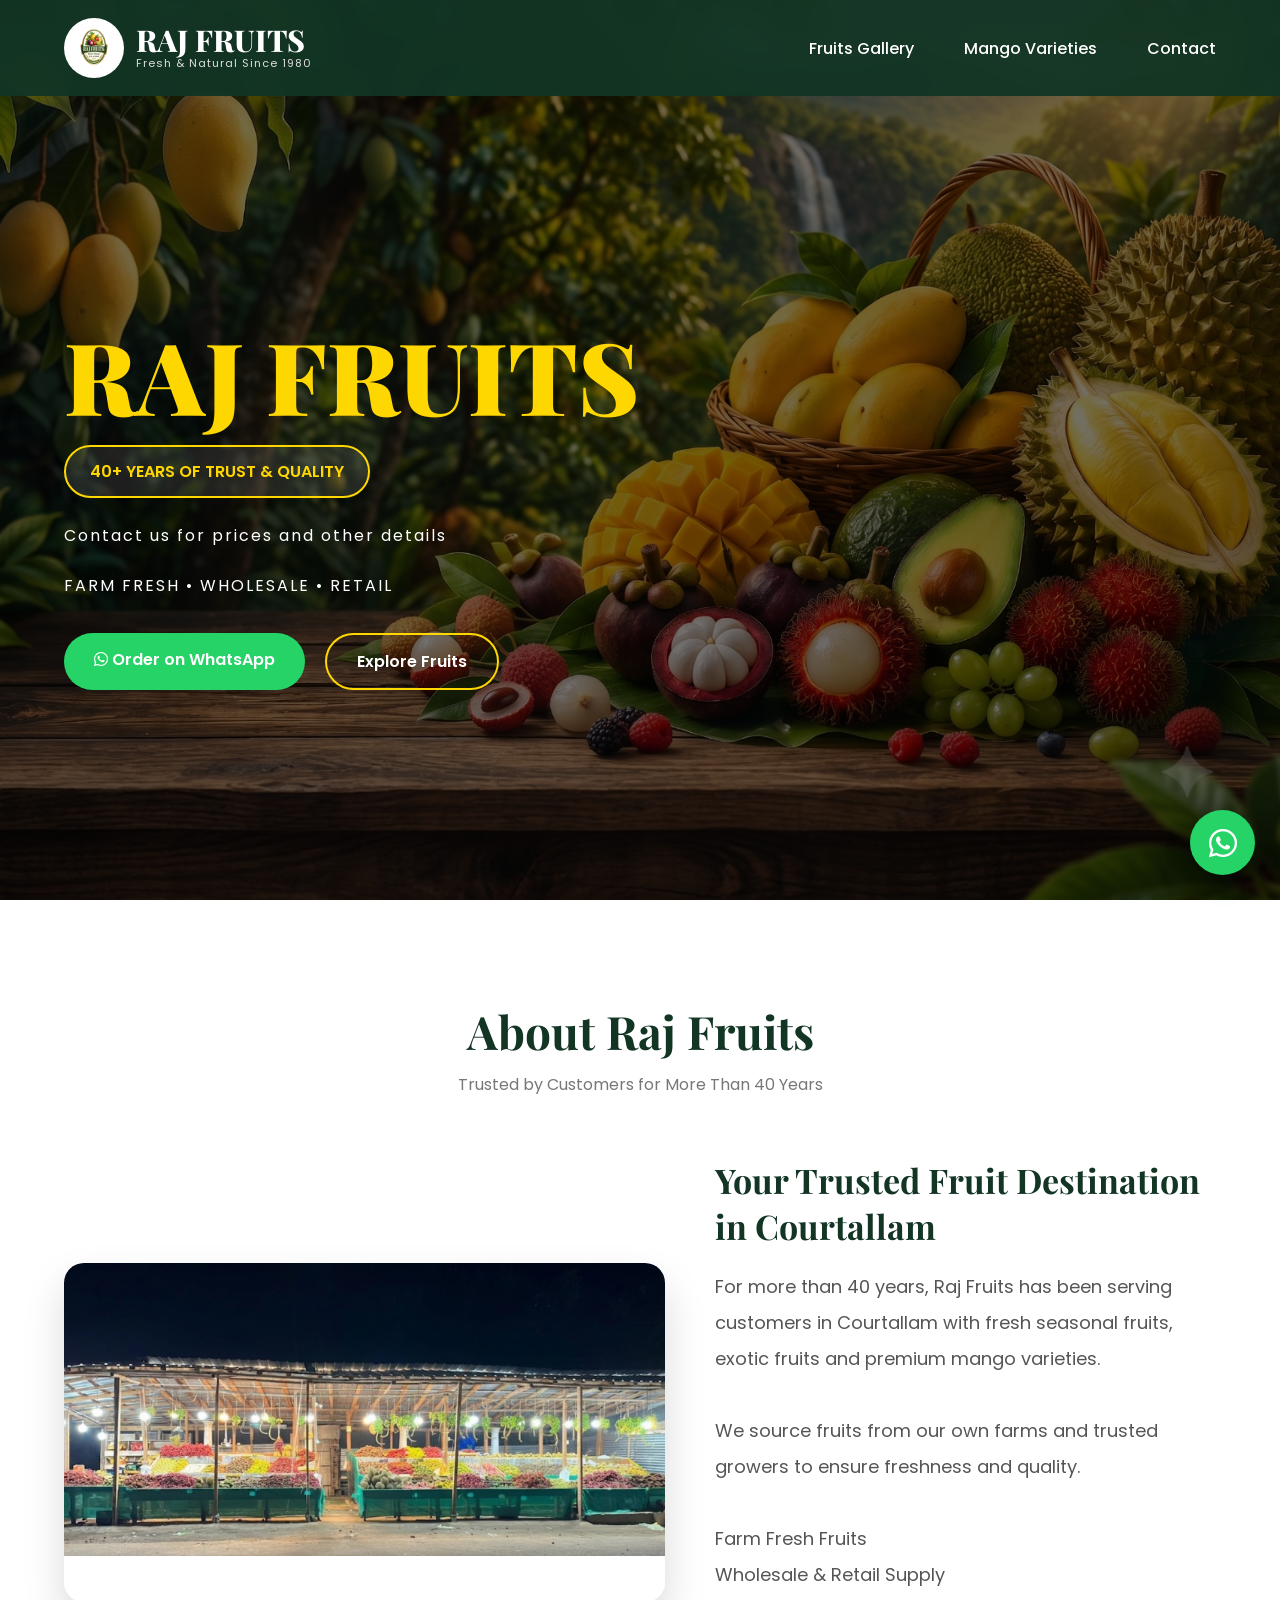
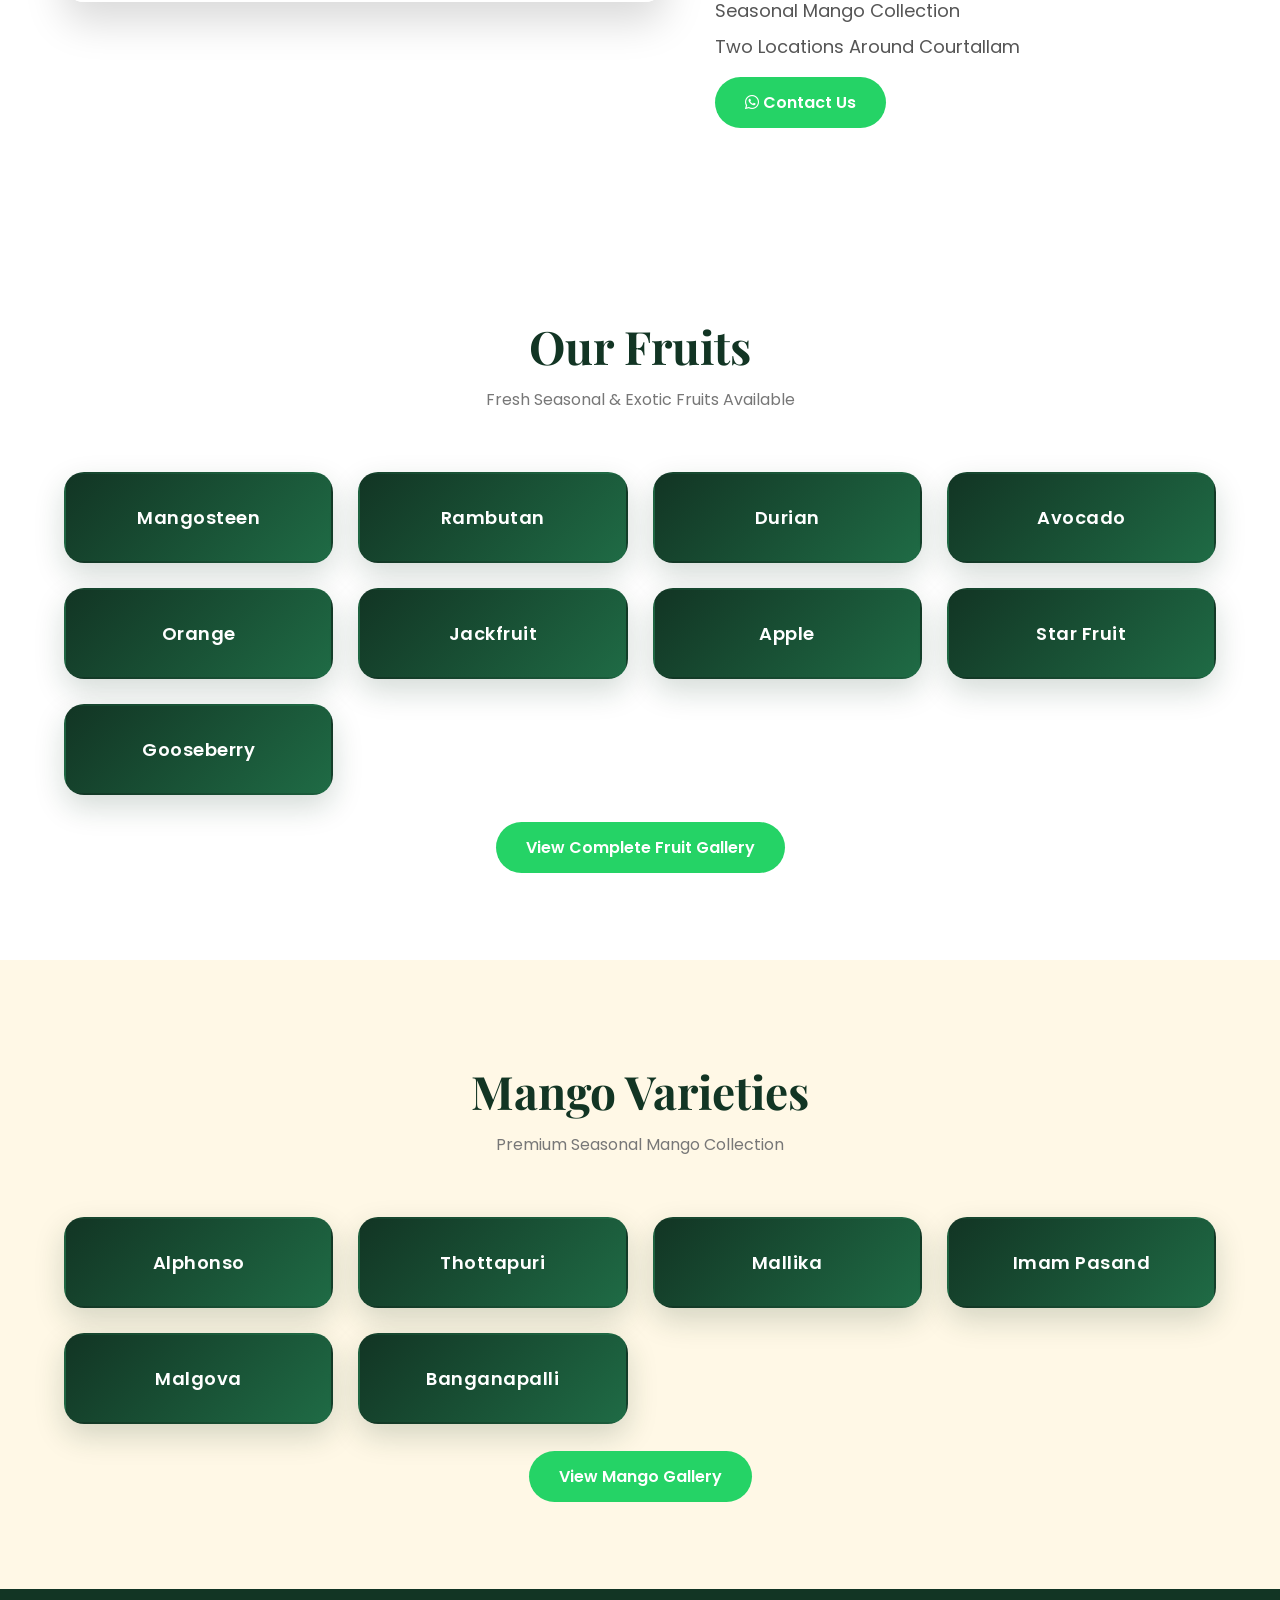
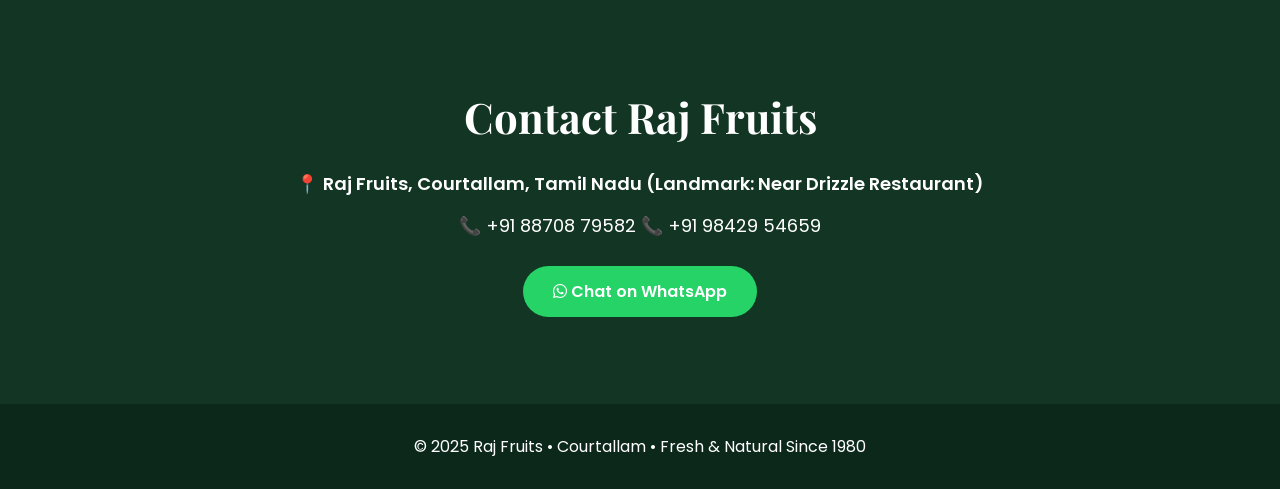
<file: index.html>
<!DOCTYPE html>
<html lang="en">
<head>
<meta charset="UTF-8">
<meta name="viewport" content="width=device-width, initial-scale=1.0">

<title>Raj Fruits | Fresh & Natural Since 1980</title>

<link href="https://fonts.googleapis.com/css2?family=Playfair+Display:wght@400;600;700;800;900&family=Poppins:wght@300;400;500;600&display=swap" rel="stylesheet">

<link rel="stylesheet" href="https://cdnjs.cloudflare.com/ajax/libs/font-awesome/6.5.1/css/all.min.css">

<style>

*{
margin:0;
padding:0;
box-sizing:border-box;
scroll-behavior:smooth;
}

body{
font-family:'Poppins',sans-serif;
background:#fff;
color:#333;
overflow-x:hidden;
}

.container{
width:90%;
max-width:1400px;
margin:auto;
}

/* HEADER */

header{
position:fixed;
top:0;
left:0;
width:100%;
z-index:999;
background:rgba(18,53,36,.95);
backdrop-filter:blur(12px);
padding:18px 0;
}

.header-container{
display:flex;
justify-content:space-between;
align-items:center;
}

.logo{
display:flex;
align-items:center;
gap:12px;
}

.logo img{
width:60px;
height:60px;
border-radius:50%;
background:#fff;
padding:6px;
}

.logo-text h1{
font-family:'Playfair Display',serif;
font-size:30px;
font-weight:800;
color:#fff;
line-height:1;
}

.logo-text p{
font-size:11px;
color:#ddd;
letter-spacing:1px;
}

nav ul{
display:flex;
list-style:none;
gap:50px;
}

nav a{
text-decoration:none;
color:white;
font-weight:500;
transition:.3s;
}

nav a:hover{
color:#FFD700;
}

/* HERO */

.hero{
min-height:100vh;
background:
linear-gradient(rgba(0,0,0,.55),rgba(0,0,0,.55)),
url('images/Backgroundimage.jpeg');
background-size:cover;
background-position:center;
display:flex;
align-items:center;
}

.hero-content{
max-width:650px;
padding-top:120px;
color:white;
}

.hero-logo{
margin-bottom:20px;
}

.hero-logo img{
width:110px;
height:110px;
border-radius:50%;
background:white;
padding:8px;
border:4px solid #FFD700;
}

.hero h1{
font-family:'Playfair Display',serif;
font-size:100px;
line-height:.9;
font-weight:900;
color:#FFD700;
}

.hero h2{
font-size:34px;
letter-spacing:4px;
margin-top:10px;
color:#FFD700;
}

.hero h3{
font-size:18px;
letter-spacing:8px;
margin-top:10px;
font-weight:300;
}

.trust{
display:inline-block;
margin-top:25px;
padding:12px 24px;
border-radius:50px;
background:rgba(255,255,255,.1);
border:2px solid #FFD700;
color:#FFD700;
font-weight:600;
}

.hero p{
margin-top:25px;
font-size:16px;
letter-spacing:2px;
}

.hero-buttons{
margin-top:35px;
display:flex;
gap:20px;
flex-wrap:wrap;
}

.btn{
padding:14px 30px;
border-radius:50px;
text-decoration:none;
font-weight:600;
transition:.3s;
}

.btn-whatsapp{
background:#25D366;
color:white;
}

.btn-outline{
border:2px solid #FFD700;
color:white;
}

.btn:hover{
transform:translateY(-3px);
}

/* SECTION */

section{
padding:100px 0;
}

.section-title{
text-align:center;
margin-bottom:60px;
}

.section-title h2{
font-family:'Playfair Display',serif;
font-size:46px;
color:#123524;
}

.section-title p{
margin-top:10px;
color:#777;
}
.fruit-section-subtitle{
max-width:700px;
margin:15px auto 0;
text-align:center;
color:#666;
font-size:17px;
line-height:1.8;
}

/* ABOUT */

.about{
background:#faf8f2;
}

.about-content{
max-width:900px;
margin:auto;
text-align:center;
font-size:18px;
line-height:2;
color:#555;
}

/* FRUITS */

.fruit-grid{
display:grid;
grid-template-columns:repeat(auto-fit,minmax(280px,1fr));
gap:30px;
}

.fruit-card{
background:white;
border-radius:20px;
overflow:hidden;
box-shadow:0 10px 30px rgba(0,0,0,.08);
transition:.3s;
}

.fruit-card:hover{
transform:translateY(-8px);
}

.fruit-card img{
width:100%;
height:240px;
object-fit:cover;
}

.fruit-card h3{
padding:20px;
text-align:center;
color:#123524;
}

/* MANGO */

.mango{
background:#fff8e6;
}

.mango-grid{
display:grid;
grid-template-columns:repeat(auto-fit,minmax(220px,1fr));
gap:25px;
}

.mango-card{
background:linear-gradient(135deg,#123524,#1f6b45);
color:white;
padding:30px;
border-radius:20px;
text-align:center;
font-weight:600;
font-size:18px;
letter-spacing:.5px;
box-shadow:0 12px 30px rgba(18,53,36,.18);
transition:.35s ease;
border:2px solid transparent;
}

.mango-card:hover{
transform:translateY(-8px);
background:linear-gradient(135deg,#FFD700,#ffb700);
color:#123524;
border-color:#123524;
}
.mango-card{
cursor:pointer;
transition:.3s;
}
.shop-section{
padding:100px 0;
background:#ffffff;
}

.shop-grid{
display:grid;
grid-template-columns:1.2fr 1fr;
gap:50px;
align-items:center;
}

.shop-image img{
width:100%;
border-radius:20px;
box-shadow:0 20px 40px rgba(0,0,0,.15);
}

.shop-content h3{
font-size:34px;
font-family:'Playfair Display',serif;
color:#123524;
margin-bottom:20px;
}

.shop-content p{
font-size:18px;
line-height:2;
color:#555;
margin-bottom:25px;
}

@media(max-width:768px){

.shop-grid{
grid-template-columns:1fr;
}

.shop-content{
text-align:center;
}

.shop-content h3{
font-size:28px;
}

}

/* CONTACT */

.contact{
background:#123524;
color:white;
}

.contact-box{
text-align:center;
max-width:800px;
margin:auto;
}

.contact-box h2{
font-family:'Playfair Display',serif;
font-size:42px;
margin-bottom:25px;
}

.contact-box p{
margin:15px 0;
font-size:18px;
}

/* FOOTER */

footer{
background:#0c281b;
color:white;
text-align:center;
padding:30px;
}

/* FLOATING WHATSAPP */

.float-whatsapp{
position:fixed;
bottom:25px;
right:25px;
width:65px;
height:65px;
border-radius:50%;
background:#25D366;
color:white;
display:flex;
align-items:center;
justify-content:center;
font-size:32px;
text-decoration:none;
z-index:999;
box-shadow:0 8px 25px rgba(0,0,0,.25);
}

/* MOBILE */

@media(max-width:768px){

nav{
display:block;
}

nav ul{
gap:15px;
font-size:12px;
flex-wrap:wrap;
justify-content:center;
}

.hero h1{
font-size:56px;
}

.hero h2{
font-size:24px;
}

.hero h3{
font-size:14px;
letter-spacing:4px;
}

.hero-content{
padding-top:100px;
}

.logo-text h1{
font-size:22px;
}

}
@media (max-width:768px){

.header-container{
    flex-direction:column;
    gap:15px;
}

.logo{
    justify-content:center;
}

.logo img{
    width:55px;
    height:55px;
}

.logo-text h1{
    font-size:28px;
}

.logo-text p{
    font-size:12px;
}

nav ul{
    gap:15px;
    flex-wrap:wrap;
    justify-content:center;
}

nav a{
    font-size:14px;
}

}
@media (max-width:768px){

.mango-grid{
    display:flex;
    flex-wrap:wrap;
    justify-content:center;
    gap:10px;
}

.mango-card{
    padding:10px 14px;
    min-width:auto;
    border-radius:30px;
    font-size:13px;
}

}

</style>
</head>
<body>

    <!-- HEADER -->

<header>

<div class="container header-container">

<div class="logo">

<img src="Logo.png" alt="Raj Fruits">

<div class="logo-text">
<h1>RAJ FRUITS</h1>
<p>Fresh & Natural Since 1980</p>
</div>

</div>

<nav>

<ul>
<li><a href="fruits.html">Fruits Gallery</a></li>
<li><a href="mangoes.html">Mango Varieties</a></li>
<li><a href="#contact">Contact</a></li>
</ul>

</nav>

</div>

</header>

<!-- HERO -->

<section id="home" class="hero">

<div class="container">

<div class="hero-content">

<h1>RAJ FRUITS</h1>
    
<div class="trust">
40+ YEARS OF TRUST & QUALITY
</div>
<p>
Contact us for prices and other details
</p>
<p>
FARM FRESH • WHOLESALE • RETAIL
</p>

<div class="hero-buttons">

<a
href="https://wa.me/918870879582?text=Hello%20Raj%20Fruits,%20I%20would%20like%20to%20place%20an%20order."
target="_blank"
class="btn btn-whatsapp">

<i class="fab fa-whatsapp"></i>
Order on WhatsApp

</a>

<a
href="#fruits"
class="btn btn-outline">

Explore Fruits

</a>

</div>

</div>

</div>

</section>

<section class="shop-section">

<div class="container">

<div class="section-title">
<h2>About Raj Fruits</h2>
<p>Trusted by Customers for More Than 40 Years</p>
</div>

<div class="shop-grid">

<div class="shop-image">
<img src="images/shop.png" alt="Raj Fruits Shop">
</div>

<div class="shop-content">

<h3>Your Trusted Fruit Destination in Courtallam</h3>

<p>

For more than 40 years, Raj Fruits has been serving customers in
Courtallam with fresh seasonal fruits, exotic fruits and premium
mango varieties.

<br><br>

We source fruits from our own farms and trusted growers to ensure
freshness and quality.

<br><br>

Farm Fresh Fruits

<br>

Wholesale & Retail Supply

<br>

Seasonal Mango Collection

<br>

Two Locations Around Courtallam

</p>

<a href="https://wa.me/918870879582"
target="_blank"
class="btn btn-whatsapp">

<i class="fab fa-whatsapp"></i>
Contact Us

</a>

</div>

</div>

</div>

</section>

<!-- FRUITS -->

<section id="fruits">

<div class="container">

<div class="section-title">
<h2>Our Fruits</h2>
<p>Fresh Seasonal & Exotic Fruits Available</p>
</div>

<div class="mango-grid">

<div class="mango-card">Mangosteen</div>
<div class="mango-card">Rambutan</div>
<div class="mango-card">Durian</div>
<div class="mango-card">Avocado</div>
<div class="mango-card">Orange</div>
<div class="mango-card">Jackfruit</div>
<div class="mango-card">Apple</div>
<div class="mango-card">Star Fruit</div>
<div class="mango-card">Gooseberry</div>

</div>

<div style="text-align:center;margin-top:40px;">
<a href="fruits.html" class="btn btn-whatsapp">
View Complete Fruit Gallery
</a>
</div>

</div>

</section>

<!-- MANGO SECTION -->

<section id="mango" class="mango">

<div class="container">

<div class="section-title">
<h2>Mango Varieties</h2>
<p>Premium Seasonal Mango Collection</p>
</div>

<div class="mango-grid">

<div class="mango-card">Alphonso</div>
<div class="mango-card">Thottapuri</div>
<div class="mango-card">Mallika</div>
<div class="mango-card">Imam Pasand</div>
<div class="mango-card">Malgova</div>
<div class="mango-card">Banganapalli</div>

</div>

<div style="text-align:center;margin-top:40px;">
<a href="mangoes.html" class="btn btn-whatsapp">
View Mango Gallery
</a>
</div>

</div>

</section>
</section>
<!-- CONTACT -->

<section id="contact" class="contact">

<div class="container">

<div class="contact-box">

<h2>Contact Raj Fruits</h2>

<p>
📍
<a
href="https://maps.app.goo.gl/B5droE2TY6PYsg249"
target="_blank"
style="color:white;text-decoration:none;font-weight:600;">

Raj Fruits, Courtallam, Tamil Nadu
(Landmark: Near Drizzle Restaurant)

</a>
</p>

<p>
📞 +91 88708 79582 📞 +91 98429 54659
</p>

<br>

<a
href="https://wa.me/918870879582?text=Hello%20Raj%20Fruits,%20I%20would%20like%20to%20place%20an%20order."
target="_blank"
class="btn btn-whatsapp">

<i class="fab fa-whatsapp"></i>
Chat on WhatsApp

</a>

</div>

</div>

</section>

<!-- FOOTER -->

<footer>

<p>
© 2025 Raj Fruits • Courtallam • Fresh & Natural Since 1980
</p>

</footer>

<!-- FLOATING WHATSAPP -->

<a
href="https://wa.me/918870879582?text=Hello%20Raj%20Fruits,%20I%20would%20like%20to%20place%20an%20order."
target="_blank"
class="float-whatsapp">

<i class="fab fa-whatsapp"></i>

</a>

<script>

document.addEventListener('contextmenu', event => {
event.preventDefault();
});

document.querySelectorAll('a[href^="#"]').forEach(anchor => {

anchor.addEventListener('click', function(e) {

e.preventDefault();

const target=document.querySelector(this.getAttribute('href'));

if(target){

target.scrollIntoView({
behavior:'smooth'
});

}

});

});

window.addEventListener('scroll',()=>{

const header=document.querySelector('header');

if(window.scrollY>100){

header.style.background='#0c281b';

}else{

header.style.background='rgba(18,53,36,.95)';

}

});

</script>

</body>
</html>
</file>
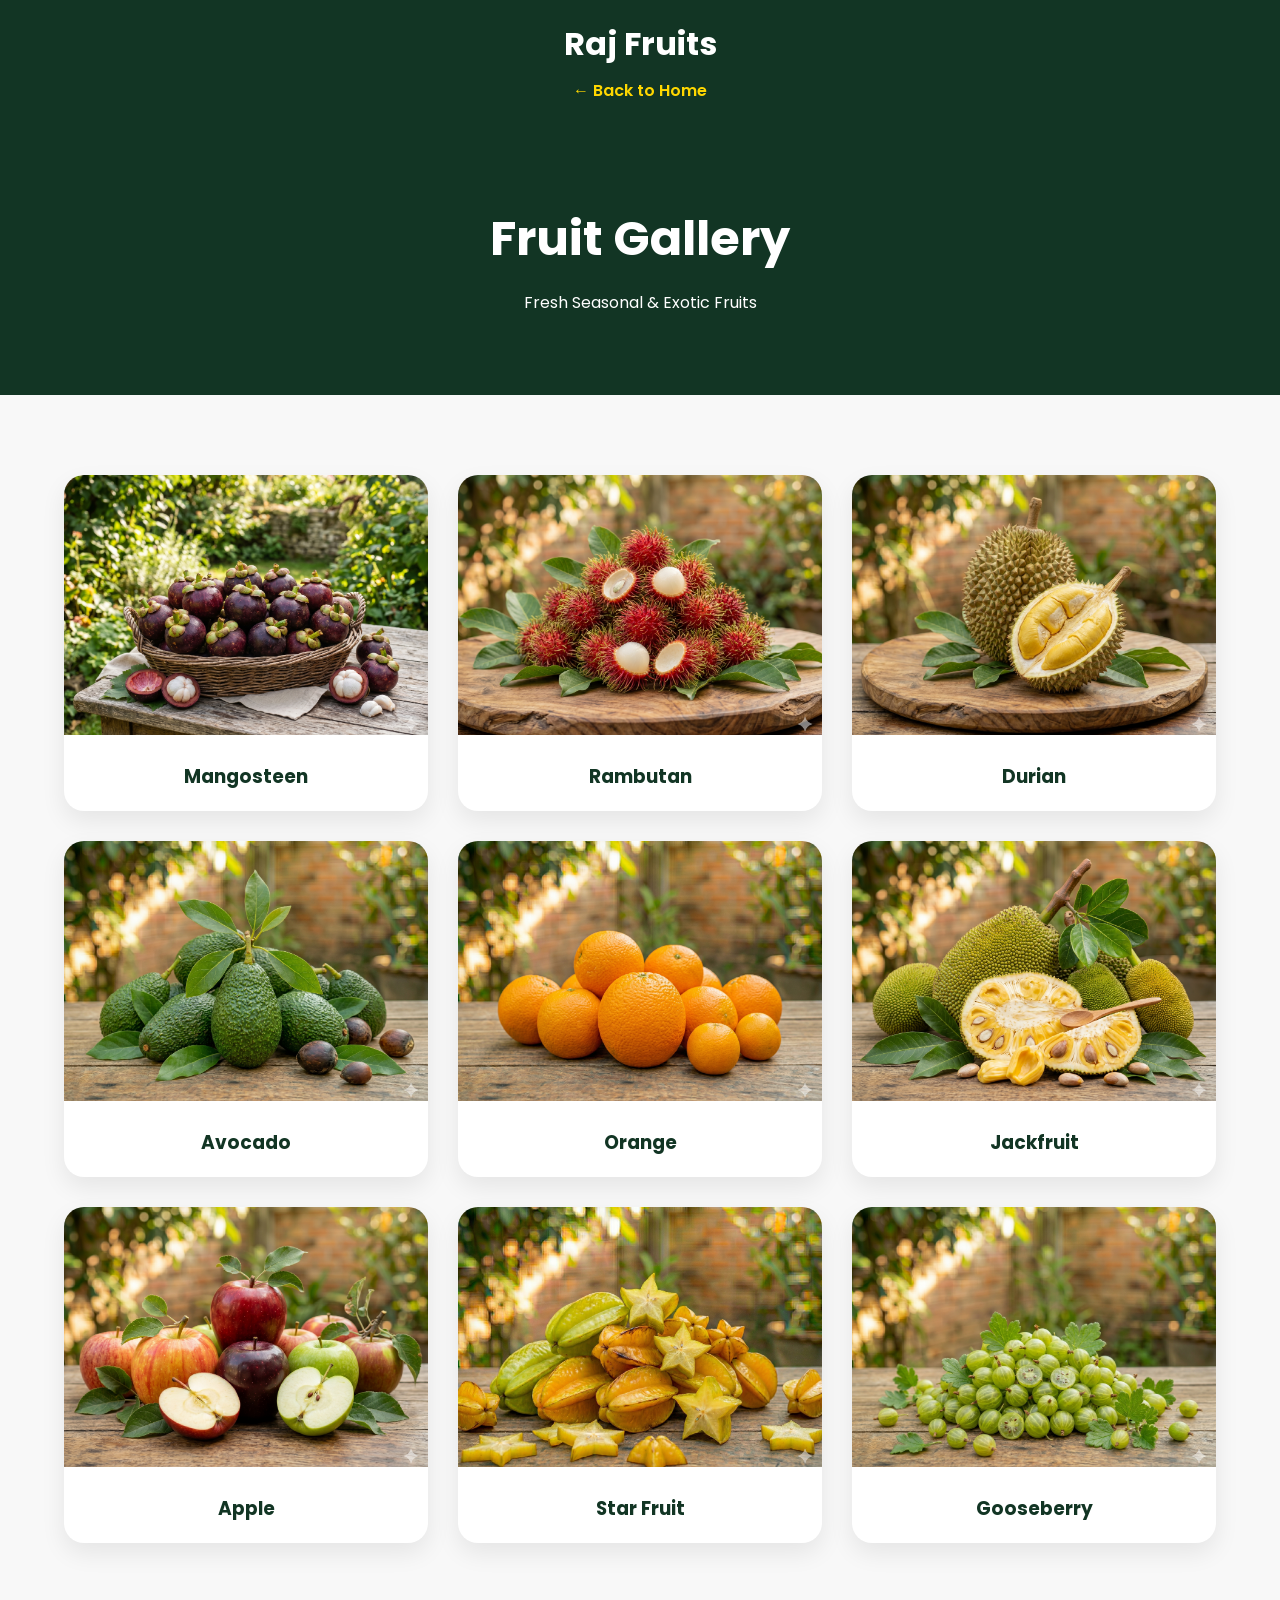
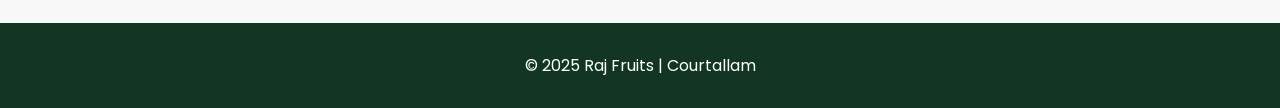
<file: fruits.html>
<!DOCTYPE html>
<html lang="en">
<head>
<meta charset="UTF-8">
<meta name="viewport" content="width=device-width, initial-scale=1.0">

<title>Fruit Gallery | Raj Fruits</title>

<link href="https://fonts.googleapis.com/css2?family=Poppins:wght@300;400;500;600;700&display=swap" rel="stylesheet">

<style>

*{
margin:0;
padding:0;
box-sizing:border-box;
font-family:'Poppins',sans-serif;
}

body{
background:#f8f8f8;
}

header{
background:#123524;
padding:20px;
text-align:center;
}

header h1{
color:white;
}

.back-btn{
display:inline-block;
margin-top:10px;
color:#FFD700;
text-decoration:none;
font-weight:600;
}

.hero{
background:#123524;
color:white;
text-align:center;
padding:80px 20px;
}

.hero h2{
font-size:48px;
margin-bottom:15px;
}

.gallery{
width:90%;
max-width:1400px;
margin:80px auto;
display:grid;
grid-template-columns:repeat(auto-fit,minmax(280px,1fr));
gap:30px;
}

.card{
background:white;
border-radius:20px;
overflow:hidden;
box-shadow:0 10px 25px rgba(0,0,0,.08);
transition:.3s;
}

.card:hover{
transform:translateY(-10px);
}

.card img{
width:100%;
height:260px;
object-fit:cover;
}

.card h3{
padding:20px;
text-align:center;
color:#123524;
}

footer{
background:#123524;
color:white;
text-align:center;
padding:30px;
}

</style>
</head>
<body>

<header>
<h1>Raj Fruits</h1>
<a href="index.html" class="back-btn">← Back to Home</a>
</header>

<section class="hero">
<h2>Fruit Gallery</h2>
<p>Fresh Seasonal & Exotic Fruits</p>
</section>

<section class="gallery">

<div class="card">
<img src="images/mangosteen.png">
<h3>Mangosteen</h3>
</div>

<div class="card">
<img src="images/Rambutan.png">
<h3>Rambutan</h3>
</div>

<div class="card">
<img src="images/Durian.png">
<h3>Durian</h3>
</div>

<div class="card">
<img src="images/Avocado.png">
<h3>Avocado</h3>
</div>

<div class="card">
<img src="images/Orange.png">
<h3>Orange</h3>
</div>

<div class="card">
<img src="images/Jackfruit.png">
<h3>Jackfruit</h3>
</div>

<div class="card">
<img src="images/Apple.png">
<h3>Apple</h3>
</div>

<div class="card">
<img src="images/Star Fruit.png">
<h3>Star Fruit</h3>
</div>

<div class="card">
<img src="images/Gooseberry.png">
<h3>Gooseberry</h3>
</div>

</section>

<footer>
© 2025 Raj Fruits | Courtallam
</footer>

</body>
</html>
</file>
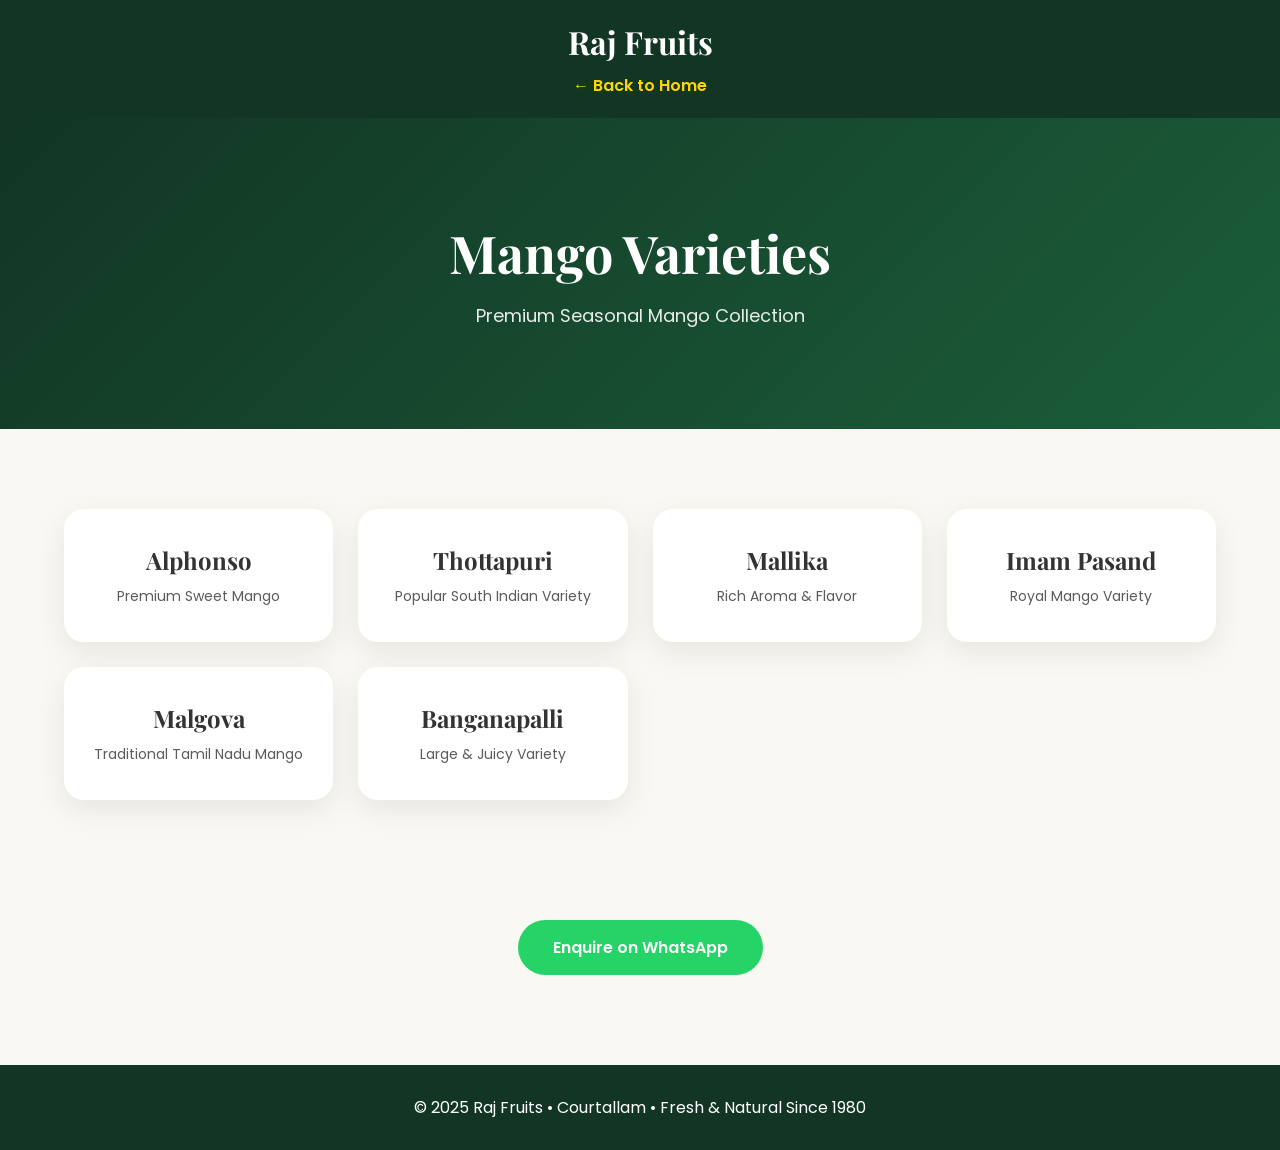
<file: mangoes.html>
<!DOCTYPE html>
<html lang="en">
<head>
<meta charset="UTF-8">
<meta name="viewport" content="width=device-width, initial-scale=1.0">

<title>Mango Varieties | Raj Fruits</title>

<link href="https://fonts.googleapis.com/css2?family=Playfair+Display:wght@600;700;800&family=Poppins:wght@300;400;500;600&display=swap" rel="stylesheet">

<style>

*{
margin:0;
padding:0;
box-sizing:border-box;
font-family:'Poppins',sans-serif;
}

body{
background:#faf8f2;
color:#333;
}

header{
background:#123524;
padding:20px;
text-align:center;
}

header h1{
color:white;
font-family:'Playfair Display',serif;
}

.back-btn{
display:inline-block;
margin-top:10px;
color:#FFD700;
text-decoration:none;
font-weight:600;
}

.hero{
background:linear-gradient(135deg,#123524,#1b5e3a);
padding:100px 20px;
text-align:center;
color:white;
}

.hero h2{
font-size:52px;
font-family:'Playfair Display',serif;
margin-bottom:15px;
}

.hero p{
font-size:18px;
opacity:.9;
}

.varieties{
width:90%;
max-width:1200px;
margin:80px auto;
display:grid;
grid-template-columns:repeat(auto-fit,minmax(250px,1fr));
gap:25px;
}

.variety-card{
background:white;
padding:35px 20px;
border-radius:20px;
text-align:center;
box-shadow:0 10px 30px rgba(0,0,0,.08);
transition:.3s;
}

.variety-card:hover{
transform:translateY(-8px);
background:#123524;
color:white;
}

.variety-card h3{
font-size:24px;
font-family:'Playfair Display',serif;
}

.variety-card p{
margin-top:10px;
font-size:14px;
opacity:.8;
}

.cta{
text-align:center;
padding:40px;
}

.whatsapp-btn{
display:inline-block;
padding:15px 35px;
background:#25D366;
color:white;
text-decoration:none;
border-radius:50px;
font-weight:600;
}

footer{
background:#123524;
color:white;
text-align:center;
padding:30px;
margin-top:50px;
}

</style>
</head>
<body>

<header>
<h1>Raj Fruits</h1>
<a href="index.html" class="back-btn">← Back to Home</a>
</header>

<section class="hero">

<h2>Mango Varieties</h2>

<p>
Premium Seasonal Mango Collection
</p>

</section>

<section class="varieties">

<div class="variety-card">
<h3>Alphonso</h3>
<p>Premium Sweet Mango</p>
</div>

<div class="variety-card">
<h3>Thottapuri</h3>
<p>Popular South Indian Variety</p>
</div>

<div class="variety-card">
<h3>Mallika</h3>
<p>Rich Aroma & Flavor</p>
</div>

<div class="variety-card">
<h3>Imam Pasand</h3>
<p>Royal Mango Variety</p>
</div>

<div class="variety-card">
<h3>Malgova</h3>
<p>Traditional Tamil Nadu Mango</p>
</div>

<div class="variety-card">
<h3>Banganapalli</h3>
<p>Large & Juicy Variety</p>
</div>

</section>

<section class="cta">

<a
href="https://wa.me/918870879582?text=Hello Raj Fruits, I would like to order Fruits."
class="whatsapp-btn">

Enquire on WhatsApp

</a>

</section>

<footer>
© 2025 Raj Fruits • Courtallam • Fresh & Natural Since 1980
</footer>

</body>
</html>
</file>
